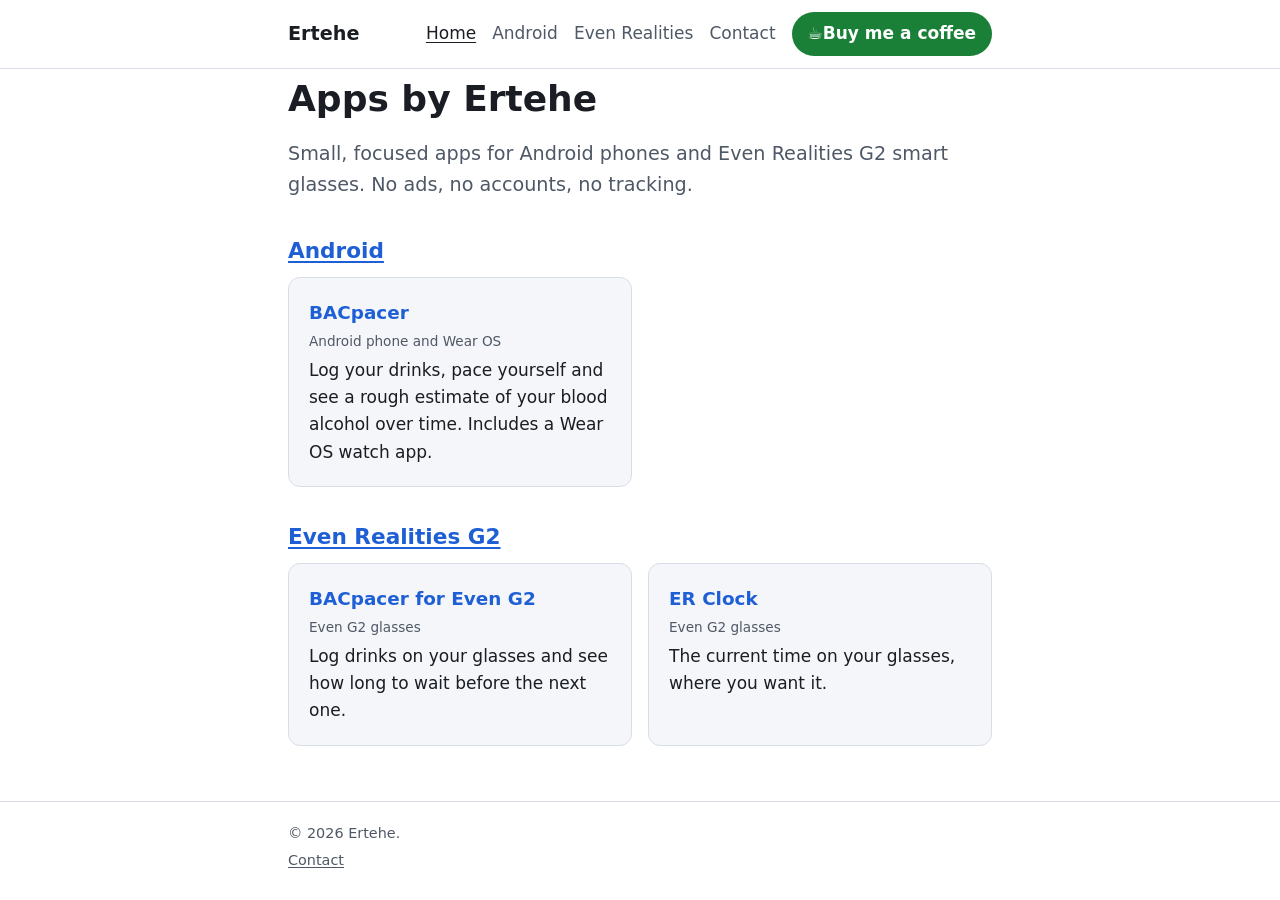
<file: index.html>
<!doctype html>
<html lang="en">
<head>
  <meta charset="utf-8">
  <meta name="viewport" content="width=device-width, initial-scale=1">
  <title>Ertehe | Apps for Android and Even Realities G2</title>
  <meta name="description" content="Small, privacy-friendly apps by Ertehe for Android phones and Even Realities G2 smart glasses, with their privacy policies and support.">
  <link rel="canonical" href="https://ertejeonline.github.io/">
  <meta property="og:type" content="website">
  <meta property="og:site_name" content="Ertehe">
  <meta property="og:title" content="Home">
  <meta property="og:description" content="Small, privacy-friendly apps by Ertehe for Android phones and Even Realities G2 smart glasses, with their privacy policies and support.">
  <meta property="og:url" content="https://ertejeonline.github.io/">
  <meta name="twitter:card" content="summary">
  <meta name="color-scheme" content="light dark">
  <link rel="icon" href="/favicon.svg" type="image/svg+xml">
  <link rel="stylesheet" href="/styles.css?v=4">
  <script type="application/ld+json">{"@context": "https://schema.org", "@type": "WebSite", "name": "Ertehe", "url": "https://ertejeonline.github.io/"}</script>
</head>
<body>
  <a class="skip" href="#main">Skip to content</a>
  <header class="site-header">
    <div class="wrap">
      <a class="brand" href="/">Ertehe</a>
      <nav aria-label="Main">
        <ul>
        <li><a href="/" aria-current="page">Home</a></li>
        <li><a href="/android/">Android</a></li>
        <li><a href="/evenrealities/">Even Realities</a></li>
        <li><a href="/contact/">Contact</a></li>
        </ul>
      </nav>
      <a class="coffee" href="/support/"><span aria-hidden="true">☕ </span>Buy me a coffee</a>
    </div>
  </header>
  <main id="main" class="wrap">
    <h1>Apps by Ertehe</h1>
    <p class="lede">Small, focused apps for Android phones and Even Realities G2 smart glasses. No ads, no accounts, no tracking.</p>

    <section aria-labelledby="android">
      <h2 id="android"><a href="/android/">Android</a></h2>
      <ul class="cards">
      <li class="card">
        <h3><a href="/android/bacpacer/">BACpacer</a></h3>
        <p class="tag">Android phone and Wear OS</p>
        <p>Log your drinks, pace yourself and see a rough estimate of your blood alcohol over time. Includes a Wear OS watch app.</p>
      </li>
      </ul>
    </section>

    <section aria-labelledby="er">
      <h2 id="er"><a href="/evenrealities/">Even Realities G2</a></h2>
      <ul class="cards">
      <li class="card">
        <h3><a href="/evenrealities/bacpacer/">BACpacer for Even G2</a></h3>
        <p class="tag">Even G2 glasses</p>
        <p>Log drinks on your glasses and see how long to wait before the next one.</p>
      </li>
      <li class="card">
        <h3><a href="/evenrealities/er-clock/">ER Clock</a></h3>
        <p class="tag">Even G2 glasses</p>
        <p>The current time on your glasses, where you want it.</p>
      </li>
      </ul>
    </section>
  </main>
  <footer class="site-footer">
    <div class="wrap">
      <p>&copy; 2026 Ertehe.</p>
      <p><a href="/contact/">Contact</a></p>
    </div>
  </footer>
  <script src="/email.js" defer></script>
</body>
</html>
</file>
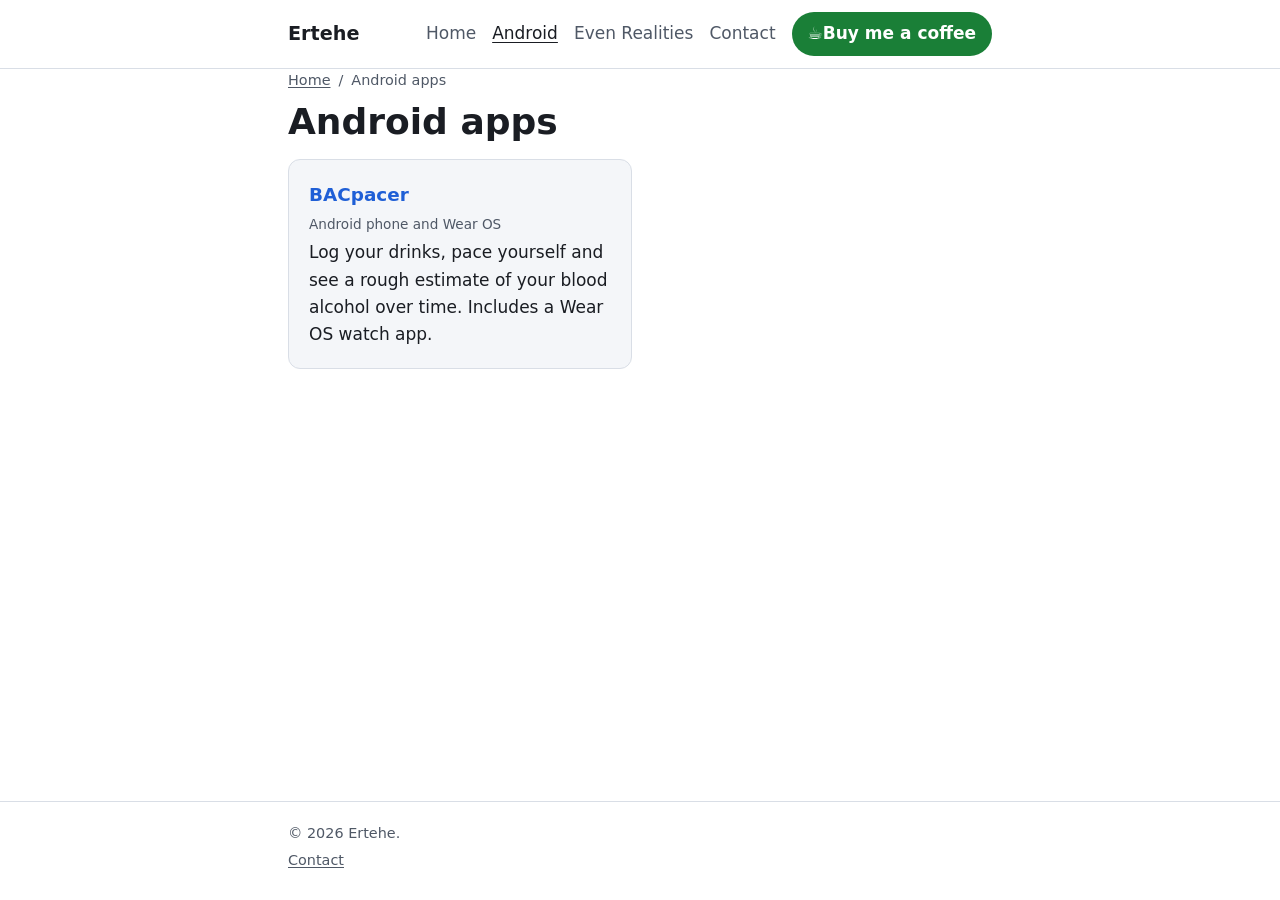
<file: android/index.html>
<!doctype html>
<html lang="en">
<head>
  <meta charset="utf-8">
  <meta name="viewport" content="width=device-width, initial-scale=1">
  <title>Android apps | Ertehe</title>
  <meta name="description" content="Android apps by Ertehe, with privacy policies and support.">
  <link rel="canonical" href="https://ertejeonline.github.io/android/">
  <meta property="og:type" content="website">
  <meta property="og:site_name" content="Ertehe">
  <meta property="og:title" content="Android apps">
  <meta property="og:description" content="Android apps by Ertehe, with privacy policies and support.">
  <meta property="og:url" content="https://ertejeonline.github.io/android/">
  <meta name="twitter:card" content="summary">
  <meta name="color-scheme" content="light dark">
  <link rel="icon" href="/favicon.svg" type="image/svg+xml">
  <link rel="stylesheet" href="/styles.css?v=4">
</head>
<body>
  <a class="skip" href="#main">Skip to content</a>
  <header class="site-header">
    <div class="wrap">
      <a class="brand" href="/">Ertehe</a>
      <nav aria-label="Main">
        <ul>
        <li><a href="/">Home</a></li>
        <li><a href="/android/" aria-current="page">Android</a></li>
        <li><a href="/evenrealities/">Even Realities</a></li>
        <li><a href="/contact/">Contact</a></li>
        </ul>
      </nav>
      <a class="coffee" href="/support/"><span aria-hidden="true">☕ </span>Buy me a coffee</a>
    </div>
  </header>
  <main id="main" class="wrap">
    <nav aria-label="Breadcrumb" class="crumbs"><ol><li><a href="/">Home</a></li><li aria-current="page">Android apps</li></ol></nav>
    <h1>Android apps</h1>
    <ul class="cards">
      <li class="card">
        <h3><a href="/android/bacpacer/">BACpacer</a></h3>
        <p class="tag">Android phone and Wear OS</p>
        <p>Log your drinks, pace yourself and see a rough estimate of your blood alcohol over time. Includes a Wear OS watch app.</p>
      </li>
    </ul>
  </main>
  <footer class="site-footer">
    <div class="wrap">
      <p>&copy; 2026 Ertehe.</p>
      <p><a href="/contact/">Contact</a></p>
    </div>
  </footer>
  <script src="/email.js" defer></script>
</body>
</html>
</file>
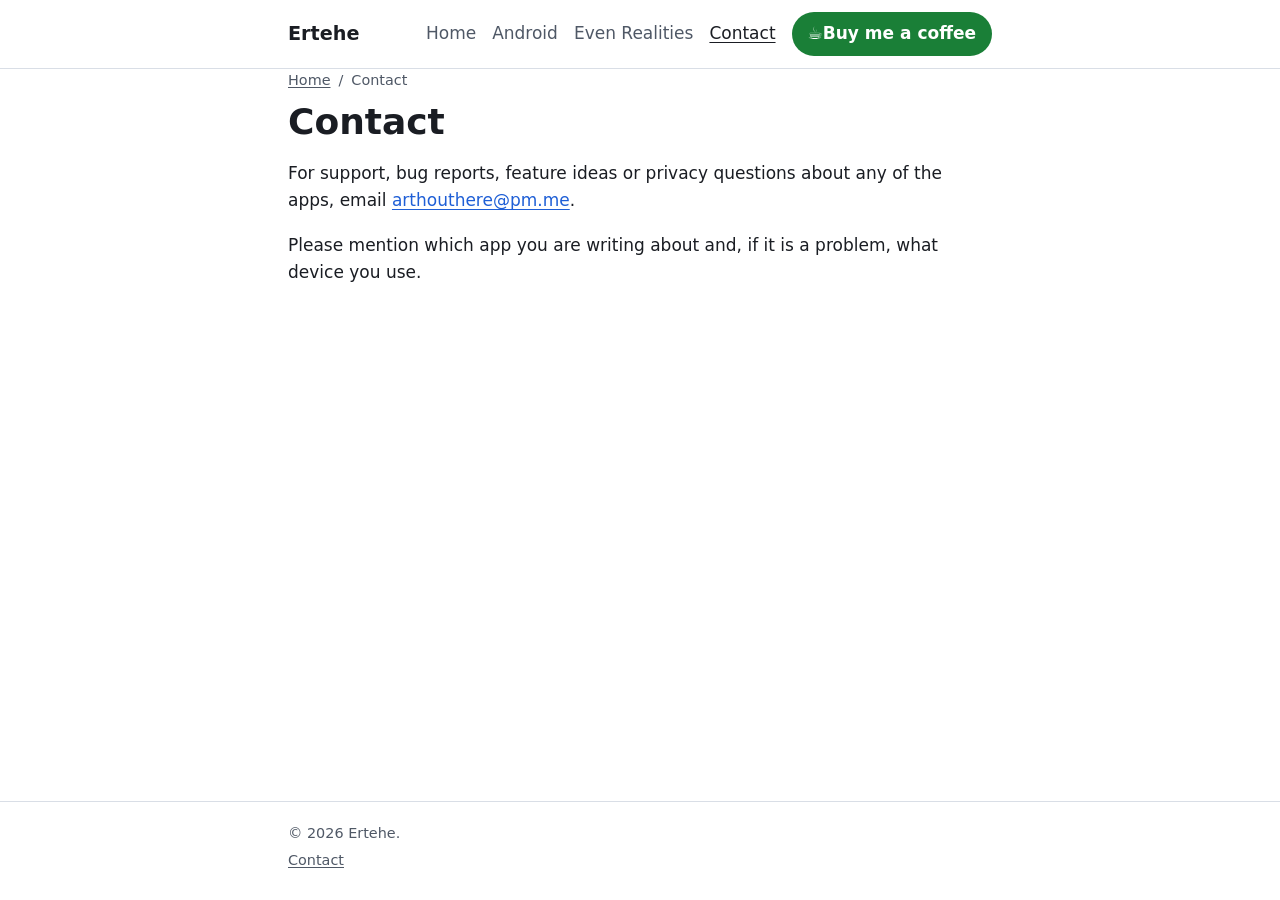
<file: contact/index.html>
<!doctype html>
<html lang="en">
<head>
  <meta charset="utf-8">
  <meta name="viewport" content="width=device-width, initial-scale=1">
  <title>Contact | Ertehe</title>
  <meta name="description" content="Contact Ertehe for support, questions about the apps or their privacy policies.">
  <link rel="canonical" href="https://ertejeonline.github.io/contact/">
  <meta property="og:type" content="website">
  <meta property="og:site_name" content="Ertehe">
  <meta property="og:title" content="Contact">
  <meta property="og:description" content="Contact Ertehe for support, questions about the apps or their privacy policies.">
  <meta property="og:url" content="https://ertejeonline.github.io/contact/">
  <meta name="twitter:card" content="summary">
  <meta name="color-scheme" content="light dark">
  <link rel="icon" href="/favicon.svg" type="image/svg+xml">
  <link rel="stylesheet" href="/styles.css?v=4">
</head>
<body>
  <a class="skip" href="#main">Skip to content</a>
  <header class="site-header">
    <div class="wrap">
      <a class="brand" href="/">Ertehe</a>
      <nav aria-label="Main">
        <ul>
        <li><a href="/">Home</a></li>
        <li><a href="/android/">Android</a></li>
        <li><a href="/evenrealities/">Even Realities</a></li>
        <li><a href="/contact/" aria-current="page">Contact</a></li>
        </ul>
      </nav>
      <a class="coffee" href="/support/"><span aria-hidden="true">☕ </span>Buy me a coffee</a>
    </div>
  </header>
  <main id="main" class="wrap">
    <nav aria-label="Breadcrumb" class="crumbs"><ol><li><a href="/">Home</a></li><li aria-current="page">Contact</li></ol></nav>
    <h1>Contact</h1>
    <p>For support, bug reports, feature ideas or privacy questions about any of the apps, email <span class="email" data-u="arthouthere" data-d="pm.me">arthouthere at pm dot me</span>.</p>
    <p>Please mention which app you are writing about and, if it is a problem, what device you use.</p>
  </main>
  <footer class="site-footer">
    <div class="wrap">
      <p>&copy; 2026 Ertehe.</p>
      <p><a href="/contact/">Contact</a></p>
    </div>
  </footer>
  <script src="/email.js" defer></script>
</body>
</html>
</file>
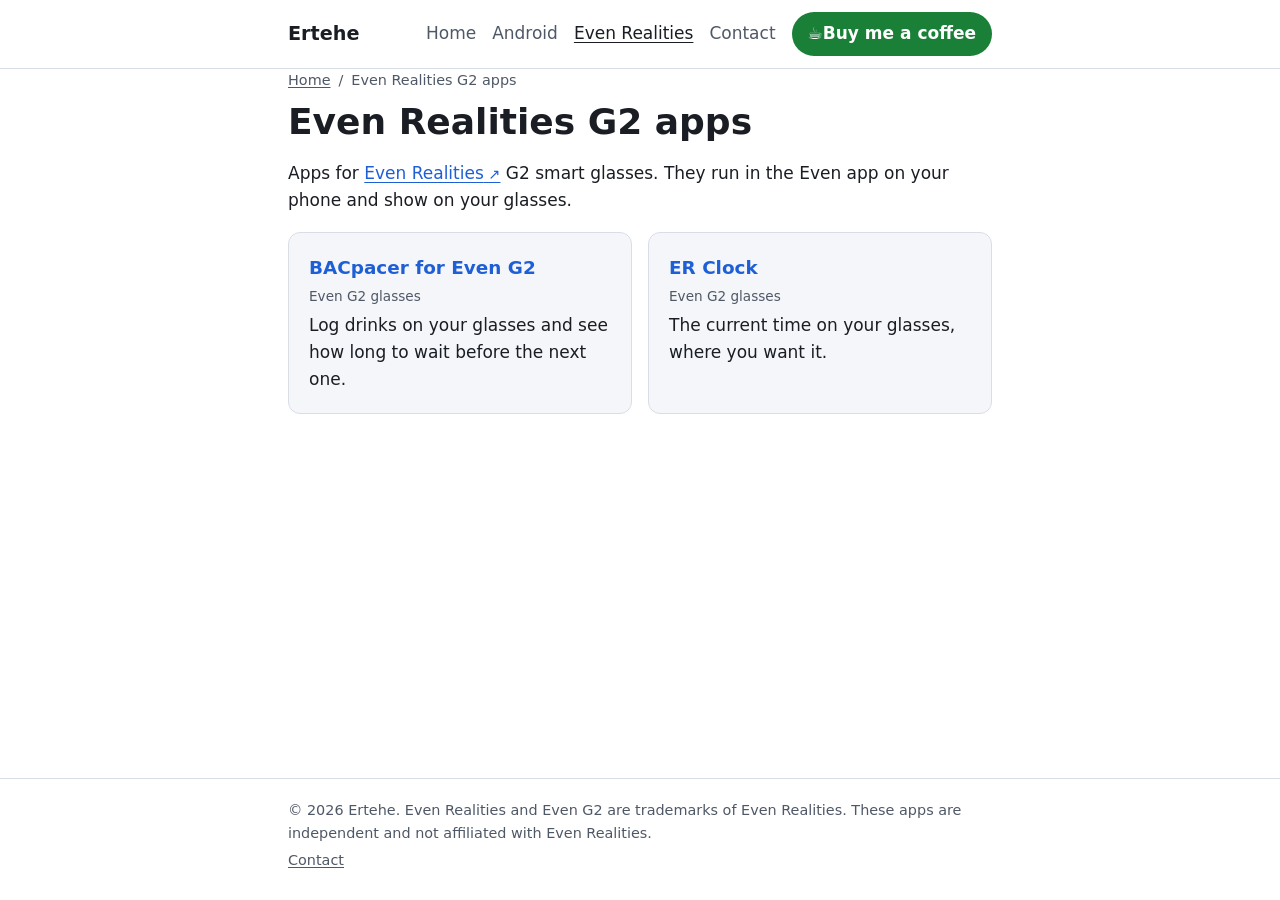
<file: evenrealities/index.html>
<!doctype html>
<html lang="en">
<head>
  <meta charset="utf-8">
  <meta name="viewport" content="width=device-width, initial-scale=1">
  <title>Even Realities G2 apps | Ertehe</title>
  <meta name="description" content="Apps by Ertehe for Even Realities G2 smart glasses, with privacy policies and support.">
  <link rel="canonical" href="https://ertejeonline.github.io/evenrealities/">
  <meta property="og:type" content="website">
  <meta property="og:site_name" content="Ertehe">
  <meta property="og:title" content="Even Realities G2 apps">
  <meta property="og:description" content="Apps by Ertehe for Even Realities G2 smart glasses, with privacy policies and support.">
  <meta property="og:url" content="https://ertejeonline.github.io/evenrealities/">
  <meta name="twitter:card" content="summary">
  <meta name="color-scheme" content="light dark">
  <link rel="icon" href="/favicon.svg" type="image/svg+xml">
  <link rel="stylesheet" href="/styles.css?v=4">
</head>
<body>
  <a class="skip" href="#main">Skip to content</a>
  <header class="site-header">
    <div class="wrap">
      <a class="brand" href="/">Ertehe</a>
      <nav aria-label="Main">
        <ul>
        <li><a href="/">Home</a></li>
        <li><a href="/android/">Android</a></li>
        <li><a href="/evenrealities/" aria-current="page">Even Realities</a></li>
        <li><a href="/contact/">Contact</a></li>
        </ul>
      </nav>
      <a class="coffee" href="/support/"><span aria-hidden="true">☕ </span>Buy me a coffee</a>
    </div>
  </header>
  <main id="main" class="wrap">
    <nav aria-label="Breadcrumb" class="crumbs"><ol><li><a href="/">Home</a></li><li aria-current="page">Even Realities G2 apps</li></ol></nav>
    <h1>Even Realities G2 apps</h1>
    <p>Apps for <a href="https://www.evenrealities.com/" target="_blank" rel="noopener">Even Realities<span class="ext" aria-hidden="true"> ↗</span><span class="visually-hidden"> (opens in a new tab)</span></a> G2 smart glasses. They run in the Even app on your phone and show on your glasses.</p>
    <ul class="cards">
      <li class="card">
        <h3><a href="/evenrealities/bacpacer/">BACpacer for Even G2</a></h3>
        <p class="tag">Even G2 glasses</p>
        <p>Log drinks on your glasses and see how long to wait before the next one.</p>
      </li>
      <li class="card">
        <h3><a href="/evenrealities/er-clock/">ER Clock</a></h3>
        <p class="tag">Even G2 glasses</p>
        <p>The current time on your glasses, where you want it.</p>
      </li>
    </ul>
  </main>
  <footer class="site-footer">
    <div class="wrap">
      <p>&copy; 2026 Ertehe. Even Realities and Even G2 are trademarks of Even Realities. These apps are independent and not affiliated with Even Realities.</p>
      <p><a href="/contact/">Contact</a></p>
    </div>
  </footer>
  <script src="/email.js" defer></script>
</body>
</html>
</file>
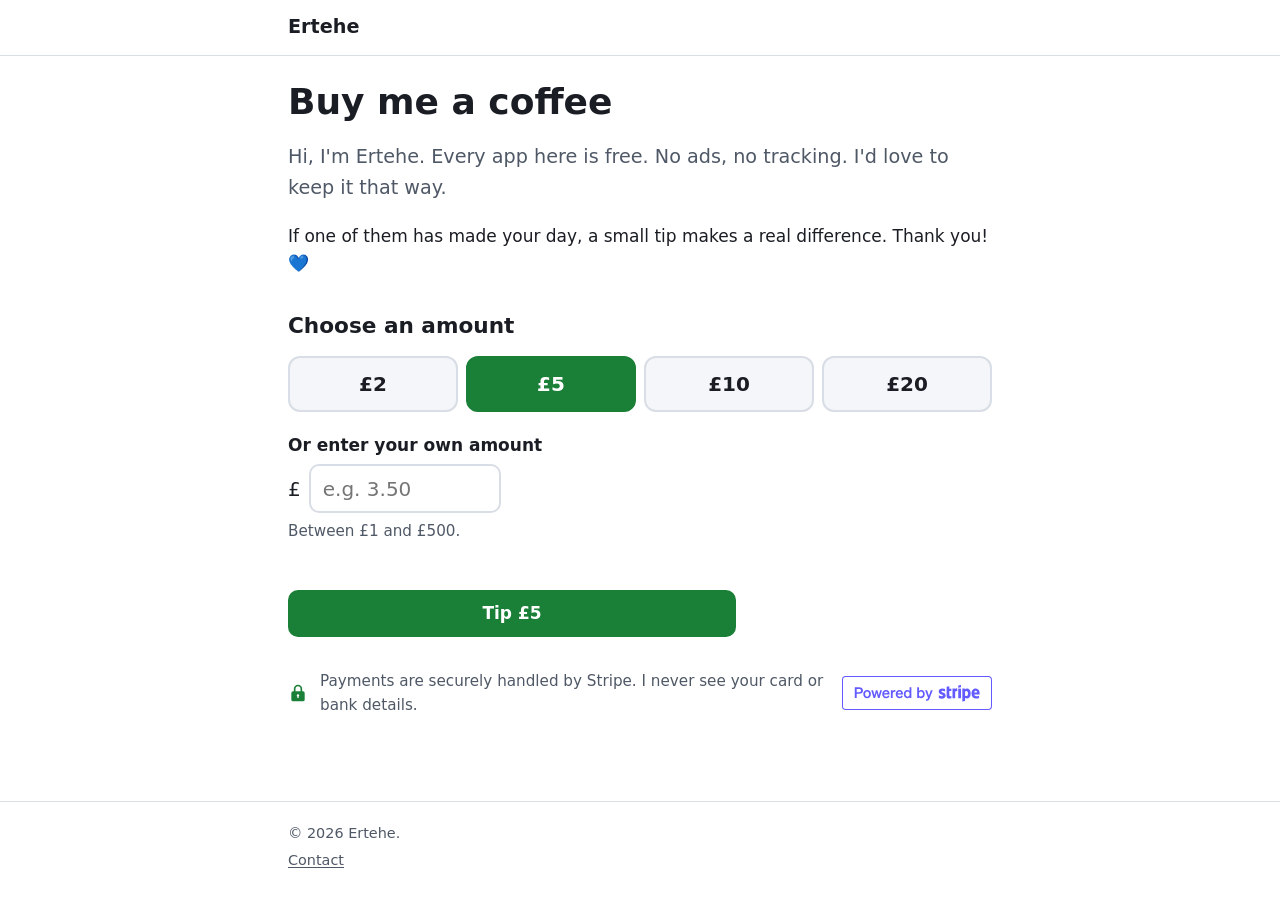
<file: support/index.html>
<!doctype html>
<html lang="en">
<head>
  <meta charset="utf-8">
  <meta name="viewport" content="width=device-width, initial-scale=1">
  <title>Buy me a coffee | Ertehe</title>
  <meta name="description" content="Support the free apps by Ertehe with a small one-off tip. Choose £2, £5, £10, £20 or your own amount.">
  <link rel="canonical" href="https://ertejeonline.github.io/support/">
  <meta property="og:type" content="website">
  <meta property="og:site_name" content="Ertehe">
  <meta property="og:title" content="Buy me a coffee">
  <meta property="og:description" content="Support the free apps by Ertehe with a small one-off tip. Choose £2, £5, £10, £20 or your own amount.">
  <meta property="og:url" content="https://ertejeonline.github.io/support/">
  <meta name="twitter:card" content="summary">
  <meta name="color-scheme" content="light dark">
  <link rel="icon" href="/favicon.svg" type="image/svg+xml">
  <link rel="stylesheet" href="/styles.css?v=6">
</head>
<body>
  <a class="skip" href="#main">Skip to content</a>
  <header class="site-header">
    <div class="wrap">
      <a class="brand" href="/">Ertehe</a>
    </div>
  </header>
  <main id="main" class="wrap">
    <h1 class="page-top">Buy me a coffee</h1>
    <p class="lede">Hi, I'm Ertehe. Every app here is free. No ads, no tracking. I'd love to keep it that way.</p>
    <p>If one of them has made your day, a small tip makes a real difference. Thank you! 💙</p>

    <form id="give" class="give" novalidate>
      <fieldset>
        <legend>Choose an amount</legend>
        <div class="amounts">
          <input type="radio" name="amount" id="amt-2" value="2"><label for="amt-2">£2</label>
          <input type="radio" name="amount" id="amt-5" value="5" checked><label for="amt-5">£5</label>
          <input type="radio" name="amount" id="amt-10" value="10"><label for="amt-10">£10</label>
          <input type="radio" name="amount" id="amt-20" value="20"><label for="amt-20">£20</label>
        </div>
        <label class="other-label" for="amt-other">Or enter your own amount</label>
        <div class="money">
          <span aria-hidden="true">£</span>
          <input type="text" id="amt-other" inputmode="decimal" autocomplete="off" placeholder="e.g. 3.50" aria-describedby="amt-hint amt-error">
        </div>
        <p id="amt-hint" class="hint">Between £1 and £500.</p>
        <p id="amt-error" class="error" role="alert"></p>
      </fieldset>

      <div class="pay" id="pay-methods">
        <button type="submit" class="button coffee-pay">Tip <span class="amt">£5</span><span class="visually-hidden"> (opens in a new tab)</span></button>
      </div>
      <noscript><p>This form needs JavaScript. You can also reach me through the <a href="/contact/">contact page</a>.</p></noscript>
    </form>
    <div class="secure">
      <svg class="lock" viewBox="0 0 24 24" width="20" height="20" aria-hidden="true" focusable="false"><path fill="currentColor" d="M12 2a5 5 0 0 0-5 5v3H6a2 2 0 0 0-2 2v8a2 2 0 0 0 2 2h12a2 2 0 0 0 2-2v-8a2 2 0 0 0-2-2h-1V7a5 5 0 0 0-5-5Zm-3 8V7a3 3 0 1 1 6 0v3H9Zm3 3.5a1.5 1.5 0 0 1 .75 2.8V18h-1.5v-1.7A1.5 1.5 0 0 1 12 13.5Z"/></svg>
      <p>Payments are securely handled by Stripe. I never see your card or bank details.</p>
      <picture>
        <source srcset="/images/powered-by-stripe-white.svg" media="(prefers-color-scheme: dark)">
        <img src="/images/powered-by-stripe.svg" alt="Powered by Stripe" width="150" height="34">
      </picture>
    </div>
  </main>
  <footer class="site-footer">
    <div class="wrap">
      <p>&copy; 2026 Ertehe.</p>
      <p><a href="/contact/">Contact</a></p>
    </div>
  </footer>
  <script src="/email.js" defer></script>
  <script src="/support.js?v=5" defer></script>
</body>
</html>
</file>
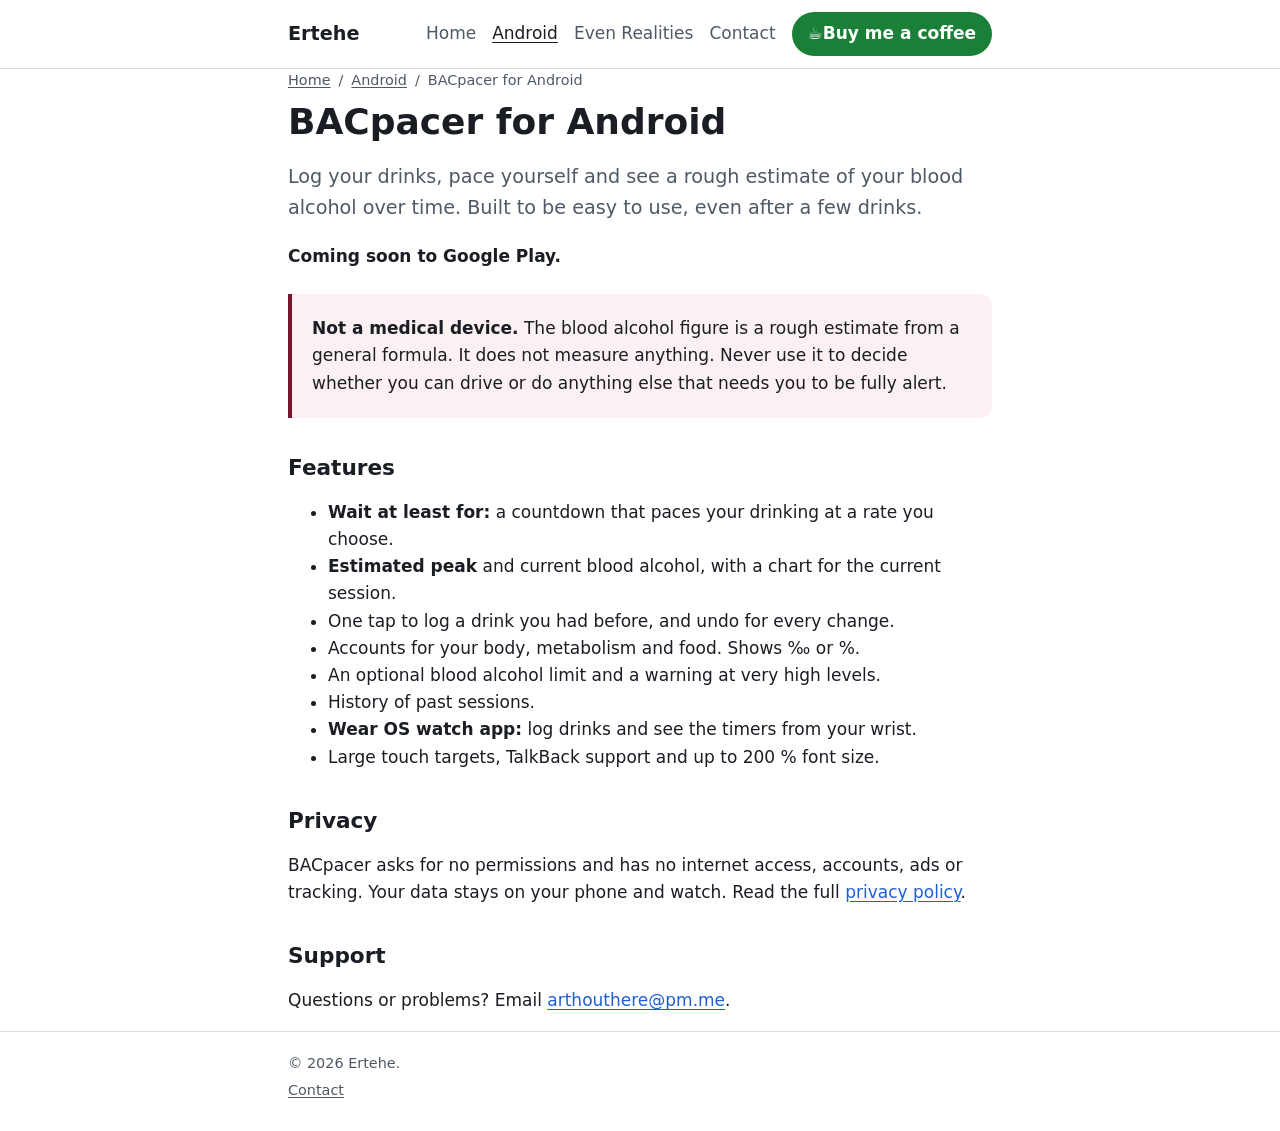
<file: android/bacpacer/index.html>
<!doctype html>
<html lang="en">
<head>
  <meta charset="utf-8">
  <meta name="viewport" content="width=device-width, initial-scale=1">
  <title>BACpacer for Android | Ertehe</title>
  <meta name="description" content="BACpacer is an Android and Wear OS app to log alcoholic drinks, pace yourself and see a rough estimate of your blood alcohol content over time.">
  <link rel="canonical" href="https://ertejeonline.github.io/android/bacpacer/">
  <meta property="og:type" content="website">
  <meta property="og:site_name" content="Ertehe">
  <meta property="og:title" content="BACpacer for Android">
  <meta property="og:description" content="BACpacer is an Android and Wear OS app to log alcoholic drinks, pace yourself and see a rough estimate of your blood alcohol content over time.">
  <meta property="og:url" content="https://ertejeonline.github.io/android/bacpacer/">
  <meta name="twitter:card" content="summary">
  <meta name="color-scheme" content="light dark">
  <link rel="icon" href="/favicon.svg" type="image/svg+xml">
  <link rel="stylesheet" href="/styles.css?v=4">
  <script type="application/ld+json">{"@context": "https://schema.org", "@type": "SoftwareApplication", "name": "BACpacer", "operatingSystem": "Android, Wear OS", "applicationCategory": "LifestyleApplication", "author": {"@type": "Person", "name": "Ertehe"}, "offers": {"@type": "Offer", "price": "0", "priceCurrency": "EUR"}}</script>
</head>
<body>
  <a class="skip" href="#main">Skip to content</a>
  <header class="site-header">
    <div class="wrap">
      <a class="brand" href="/">Ertehe</a>
      <nav aria-label="Main">
        <ul>
        <li><a href="/">Home</a></li>
        <li><a href="/android/" aria-current="page">Android</a></li>
        <li><a href="/evenrealities/">Even Realities</a></li>
        <li><a href="/contact/">Contact</a></li>
        </ul>
      </nav>
      <a class="coffee" href="/support/"><span aria-hidden="true">☕ </span>Buy me a coffee</a>
    </div>
  </header>
  <main id="main" class="wrap">
    <nav aria-label="Breadcrumb" class="crumbs"><ol><li><a href="/">Home</a></li><li><a href="/android/">Android</a></li><li aria-current="page">BACpacer for Android</li></ol></nav>
    <h1>BACpacer for Android</h1>
    <p class="lede">Log your drinks, pace yourself and see a rough estimate of your blood alcohol over time. Built to be easy to use, even after a few drinks.</p>
    <p class="status">Coming soon to Google Play.</p>
    <aside class="note" aria-label="Important">
      <p><strong>Not a medical device.</strong> The blood alcohol figure is a rough estimate from a general formula. It does not measure anything. Never use it to decide whether you can drive or do anything else that needs you to be fully alert.</p>
    </aside>
    <h2>Features</h2>
    <ul>
      <li><strong>Wait at least for:</strong> a countdown that paces your drinking at a rate you choose.</li>
      <li><strong>Estimated peak</strong> and current blood alcohol, with a chart for the current session.</li>
      <li>One tap to log a drink you had before, and undo for every change.</li>
      <li>Accounts for your body, metabolism and food. Shows ‰ or %.</li>
      <li>An optional blood alcohol limit and a warning at very high levels.</li>
      <li>History of past sessions.</li>
      <li><strong>Wear OS watch app:</strong> log drinks and see the timers from your wrist.</li>
      <li>Large touch targets, TalkBack support and up to 200 % font size.</li>
    </ul>
    <h2>Privacy</h2>
    <p>BACpacer asks for no permissions and has no internet access, accounts, ads or tracking. Your data stays on your phone and watch. Read the full <a href="/android/bacpacer/privacy/">privacy policy</a>.</p>
    <h2>Support</h2>
    <p>Questions or problems? Email <span class="email" data-u="arthouthere" data-d="pm.me">arthouthere at pm dot me</span>.</p>
  </main>
  <footer class="site-footer">
    <div class="wrap">
      <p>&copy; 2026 Ertehe.</p>
      <p><a href="/contact/">Contact</a></p>
    </div>
  </footer>
  <script src="/email.js" defer></script>
</body>
</html>
</file>
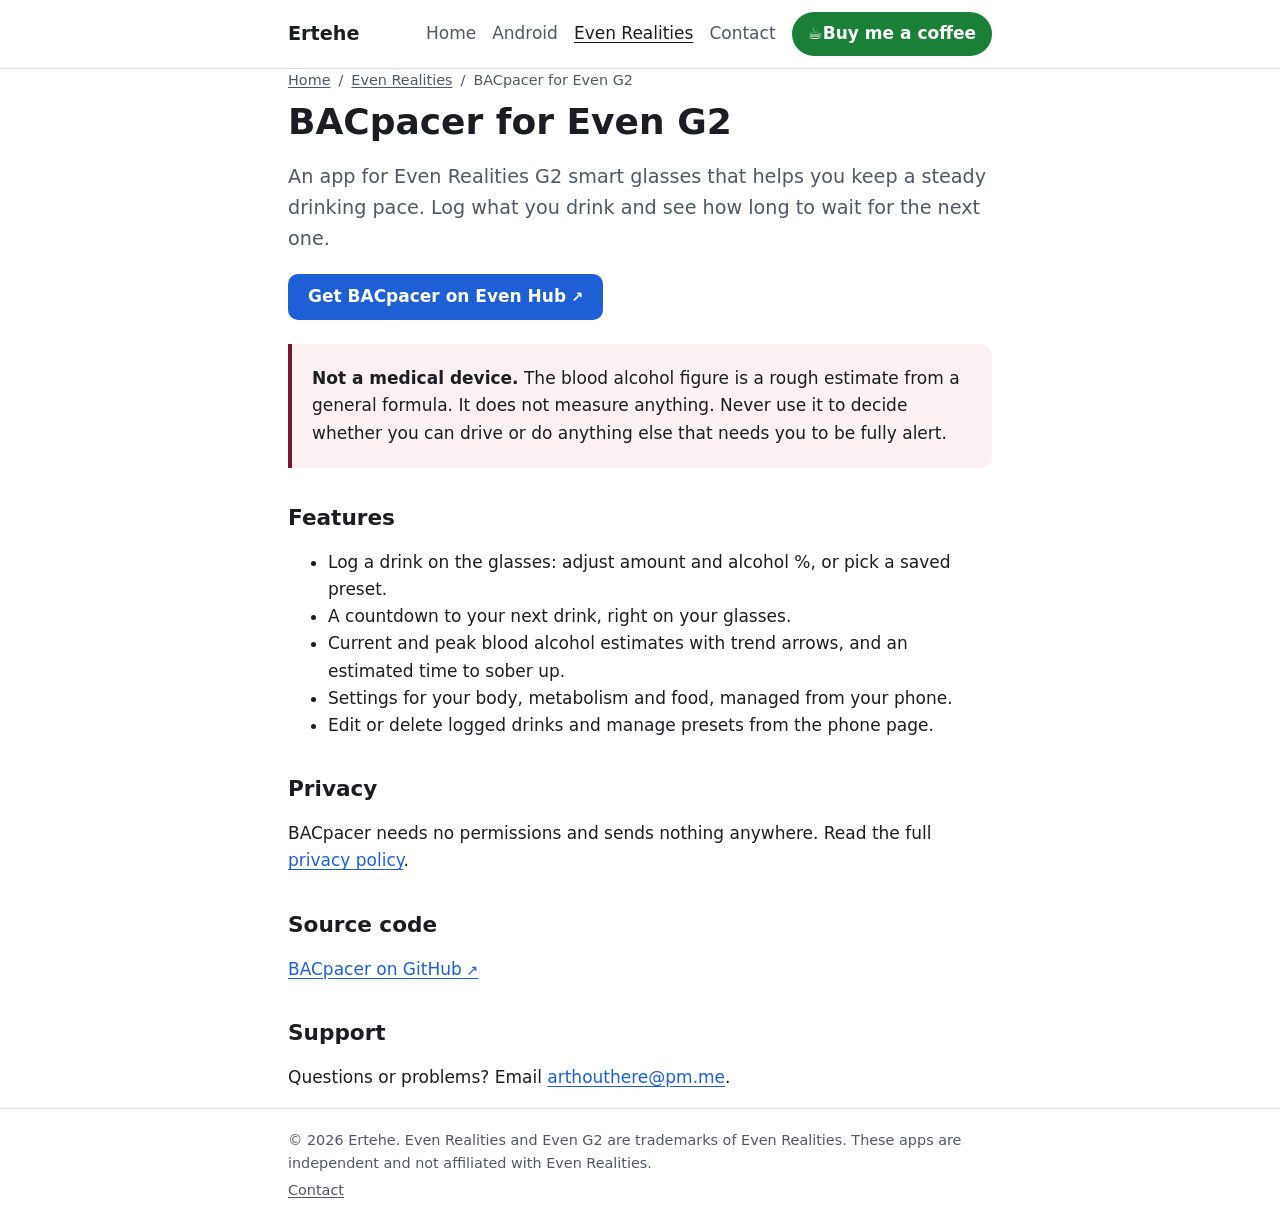
<file: evenrealities/bacpacer/index.html>
<!doctype html>
<html lang="en">
<head>
  <meta charset="utf-8">
  <meta name="viewport" content="width=device-width, initial-scale=1">
  <title>BACpacer for Even G2 | Ertehe</title>
  <meta name="description" content="BACpacer is an Even Realities G2 smart glasses app to log drinks, see a countdown to your next drink and a rough blood alcohol estimate.">
  <link rel="canonical" href="https://ertejeonline.github.io/evenrealities/bacpacer/">
  <meta property="og:type" content="website">
  <meta property="og:site_name" content="Ertehe">
  <meta property="og:title" content="BACpacer for Even G2">
  <meta property="og:description" content="BACpacer is an Even Realities G2 smart glasses app to log drinks, see a countdown to your next drink and a rough blood alcohol estimate.">
  <meta property="og:url" content="https://ertejeonline.github.io/evenrealities/bacpacer/">
  <meta name="twitter:card" content="summary">
  <meta name="color-scheme" content="light dark">
  <link rel="icon" href="/favicon.svg" type="image/svg+xml">
  <link rel="stylesheet" href="/styles.css?v=4">
  <script type="application/ld+json">{"@context": "https://schema.org", "@type": "SoftwareApplication", "name": "BACpacer for Even G2", "operatingSystem": "Even Realities G2", "applicationCategory": "LifestyleApplication", "author": {"@type": "Person", "name": "Ertehe"}, "offers": {"@type": "Offer", "price": "0", "priceCurrency": "EUR"}}</script>
</head>
<body>
  <a class="skip" href="#main">Skip to content</a>
  <header class="site-header">
    <div class="wrap">
      <a class="brand" href="/">Ertehe</a>
      <nav aria-label="Main">
        <ul>
        <li><a href="/">Home</a></li>
        <li><a href="/android/">Android</a></li>
        <li><a href="/evenrealities/" aria-current="page">Even Realities</a></li>
        <li><a href="/contact/">Contact</a></li>
        </ul>
      </nav>
      <a class="coffee" href="/support/"><span aria-hidden="true">☕ </span>Buy me a coffee</a>
    </div>
  </header>
  <main id="main" class="wrap">
    <nav aria-label="Breadcrumb" class="crumbs"><ol><li><a href="/">Home</a></li><li><a href="/evenrealities/">Even Realities</a></li><li aria-current="page">BACpacer for Even G2</li></ol></nav>
    <h1>BACpacer for Even G2</h1>
    <p class="lede">An app for Even Realities G2 smart glasses that helps you keep a steady drinking pace. Log what you drink and see how long to wait for the next one.</p>
    <p><a class="button" href="https://hub.evenrealities.com/catalogue/com.er.bacpacer" target="_blank" rel="noopener">Get BACpacer on Even Hub<span class="ext" aria-hidden="true"> ↗</span><span class="visually-hidden"> (opens in a new tab)</span></a></p>
    <aside class="note" aria-label="Important">
      <p><strong>Not a medical device.</strong> The blood alcohol figure is a rough estimate from a general formula. It does not measure anything. Never use it to decide whether you can drive or do anything else that needs you to be fully alert.</p>
    </aside>
    <h2>Features</h2>
    <ul>
      <li>Log a drink on the glasses: adjust amount and alcohol %, or pick a saved preset.</li>
      <li>A countdown to your next drink, right on your glasses.</li>
      <li>Current and peak blood alcohol estimates with trend arrows, and an estimated time to sober up.</li>
      <li>Settings for your body, metabolism and food, managed from your phone.</li>
      <li>Edit or delete logged drinks and manage presets from the phone page.</li>
    </ul>
    <h2>Privacy</h2>
    <p>BACpacer needs no permissions and sends nothing anywhere. Read the full <a href="/evenrealities/bacpacer/privacy/">privacy policy</a>.</p>
    <h2>Source code</h2>
    <p><a href="https://github.com/Ertejeonline/er-bacpacer" target="_blank" rel="noopener">BACpacer on GitHub<span class="ext" aria-hidden="true"> ↗</span><span class="visually-hidden"> (opens in a new tab)</span></a></p>
    <h2>Support</h2>
    <p>Questions or problems? Email <span class="email" data-u="arthouthere" data-d="pm.me">arthouthere at pm dot me</span>.</p>
  </main>
  <footer class="site-footer">
    <div class="wrap">
      <p>&copy; 2026 Ertehe. Even Realities and Even G2 are trademarks of Even Realities. These apps are independent and not affiliated with Even Realities.</p>
      <p><a href="/contact/">Contact</a></p>
    </div>
  </footer>
  <script src="/email.js" defer></script>
</body>
</html>
</file>
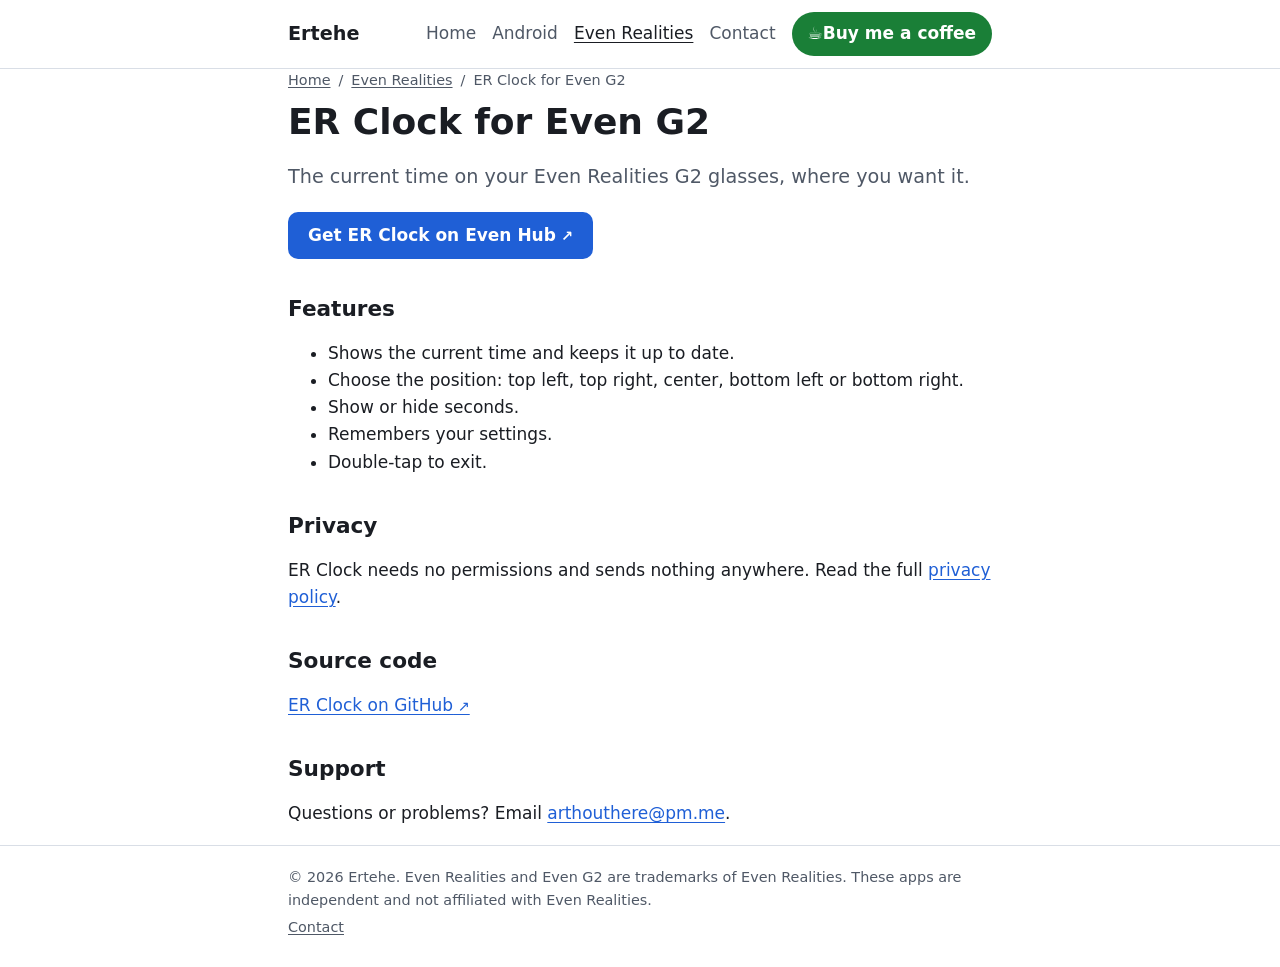
<file: evenrealities/er-clock/index.html>
<!doctype html>
<html lang="en">
<head>
  <meta charset="utf-8">
  <meta name="viewport" content="width=device-width, initial-scale=1">
  <title>ER Clock for Even G2 | Ertehe</title>
  <meta name="description" content="ER Clock shows the current time on Even Realities G2 smart glasses, in the corner you choose, with or without seconds.">
  <link rel="canonical" href="https://ertejeonline.github.io/evenrealities/er-clock/">
  <meta property="og:type" content="website">
  <meta property="og:site_name" content="Ertehe">
  <meta property="og:title" content="ER Clock for Even G2">
  <meta property="og:description" content="ER Clock shows the current time on Even Realities G2 smart glasses, in the corner you choose, with or without seconds.">
  <meta property="og:url" content="https://ertejeonline.github.io/evenrealities/er-clock/">
  <meta name="twitter:card" content="summary">
  <meta name="color-scheme" content="light dark">
  <link rel="icon" href="/favicon.svg" type="image/svg+xml">
  <link rel="stylesheet" href="/styles.css?v=4">
  <script type="application/ld+json">{"@context": "https://schema.org", "@type": "SoftwareApplication", "name": "ER Clock", "operatingSystem": "Even Realities G2", "applicationCategory": "UtilitiesApplication", "author": {"@type": "Person", "name": "Ertehe"}, "offers": {"@type": "Offer", "price": "0", "priceCurrency": "EUR"}}</script>
</head>
<body>
  <a class="skip" href="#main">Skip to content</a>
  <header class="site-header">
    <div class="wrap">
      <a class="brand" href="/">Ertehe</a>
      <nav aria-label="Main">
        <ul>
        <li><a href="/">Home</a></li>
        <li><a href="/android/">Android</a></li>
        <li><a href="/evenrealities/" aria-current="page">Even Realities</a></li>
        <li><a href="/contact/">Contact</a></li>
        </ul>
      </nav>
      <a class="coffee" href="/support/"><span aria-hidden="true">☕ </span>Buy me a coffee</a>
    </div>
  </header>
  <main id="main" class="wrap">
    <nav aria-label="Breadcrumb" class="crumbs"><ol><li><a href="/">Home</a></li><li><a href="/evenrealities/">Even Realities</a></li><li aria-current="page">ER Clock for Even G2</li></ol></nav>
    <h1>ER Clock for Even G2</h1>
    <p class="lede">The current time on your Even Realities G2 glasses, where you want it.</p>
    <p><a class="button" href="https://hub.evenrealities.com/catalogue/com.er.clock" target="_blank" rel="noopener">Get ER Clock on Even Hub<span class="ext" aria-hidden="true"> ↗</span><span class="visually-hidden"> (opens in a new tab)</span></a></p>
    <h2>Features</h2>
    <ul>
      <li>Shows the current time and keeps it up to date.</li>
      <li>Choose the position: top left, top right, center, bottom left or bottom right.</li>
      <li>Show or hide seconds.</li>
      <li>Remembers your settings.</li>
      <li>Double-tap to exit.</li>
    </ul>
    <h2>Privacy</h2>
    <p>ER Clock needs no permissions and sends nothing anywhere. Read the full <a href="/evenrealities/er-clock/privacy/">privacy policy</a>.</p>
    <h2>Source code</h2>
    <p><a href="https://github.com/Ertejeonline/er-clock" target="_blank" rel="noopener">ER Clock on GitHub<span class="ext" aria-hidden="true"> ↗</span><span class="visually-hidden"> (opens in a new tab)</span></a></p>
    <h2>Support</h2>
    <p>Questions or problems? Email <span class="email" data-u="arthouthere" data-d="pm.me">arthouthere at pm dot me</span>.</p>
  </main>
  <footer class="site-footer">
    <div class="wrap">
      <p>&copy; 2026 Ertehe. Even Realities and Even G2 are trademarks of Even Realities. These apps are independent and not affiliated with Even Realities.</p>
      <p><a href="/contact/">Contact</a></p>
    </div>
  </footer>
  <script src="/email.js" defer></script>
</body>
</html>
</file>
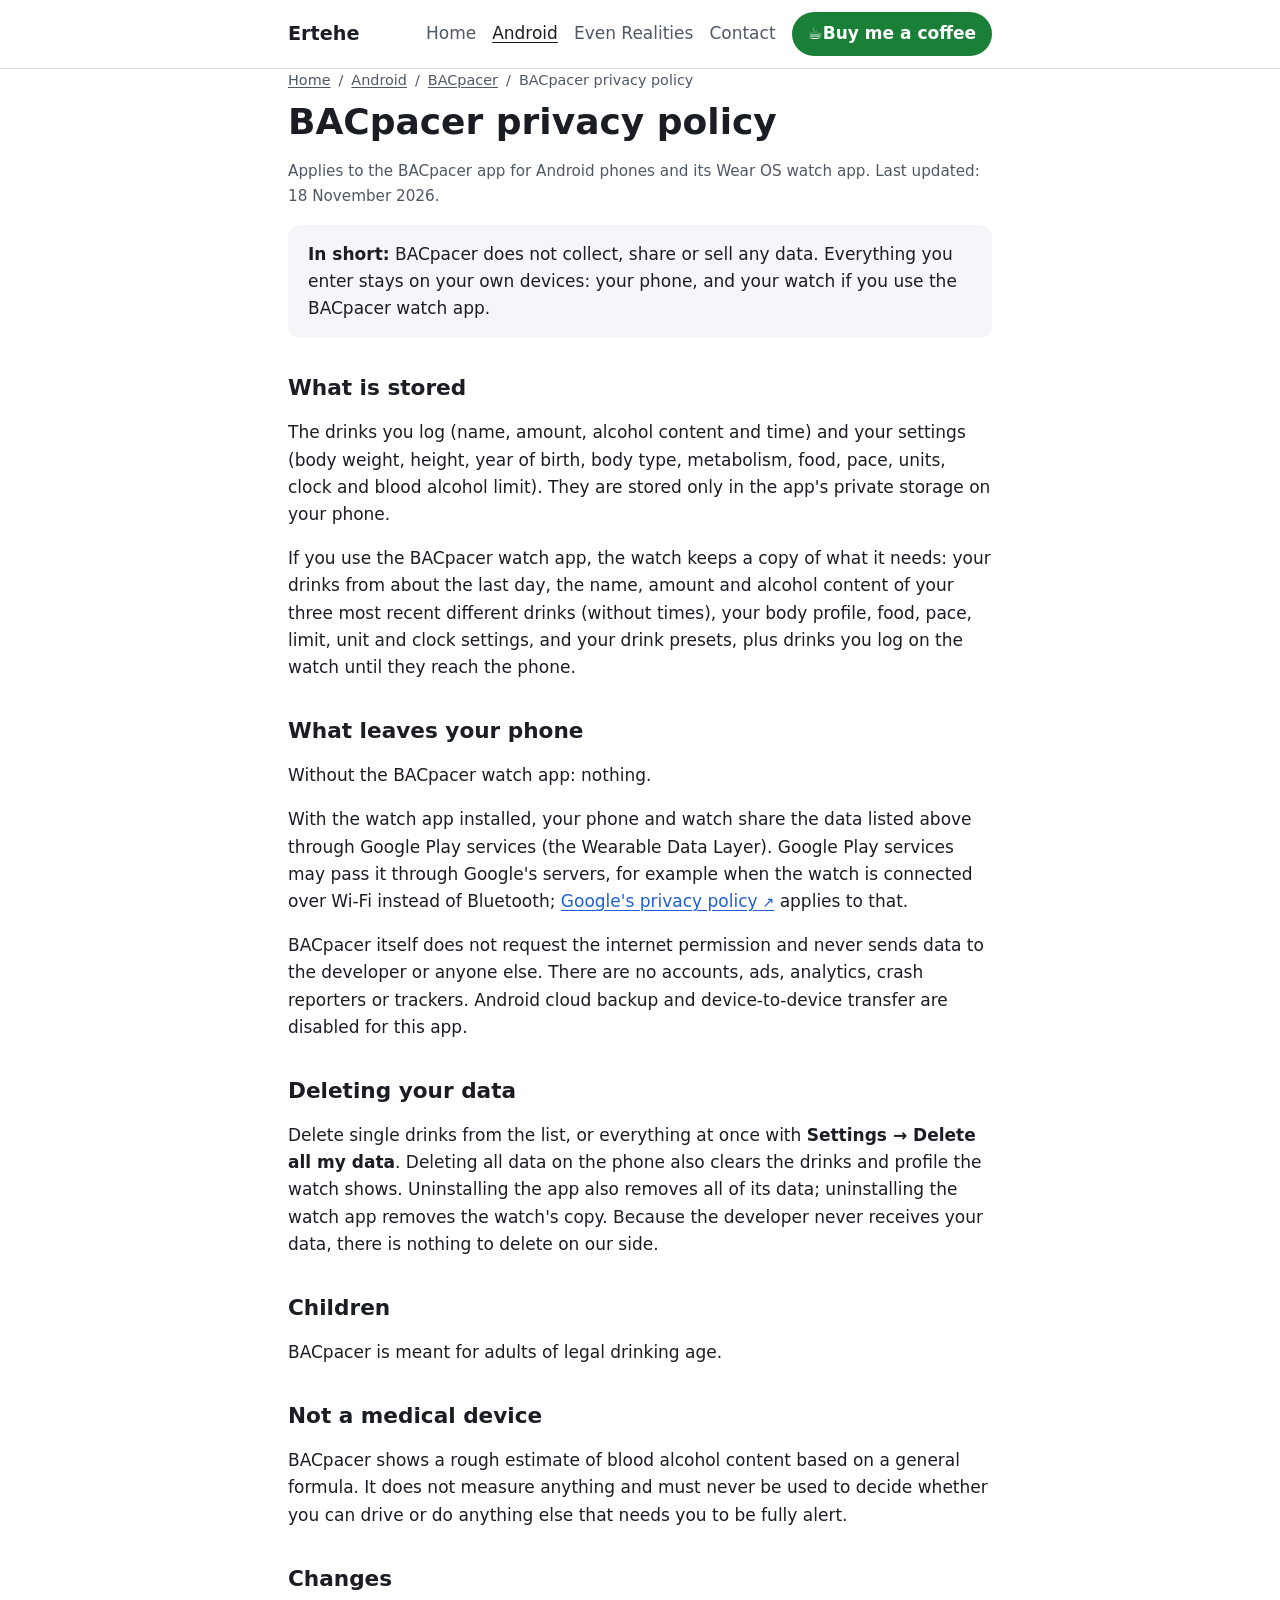
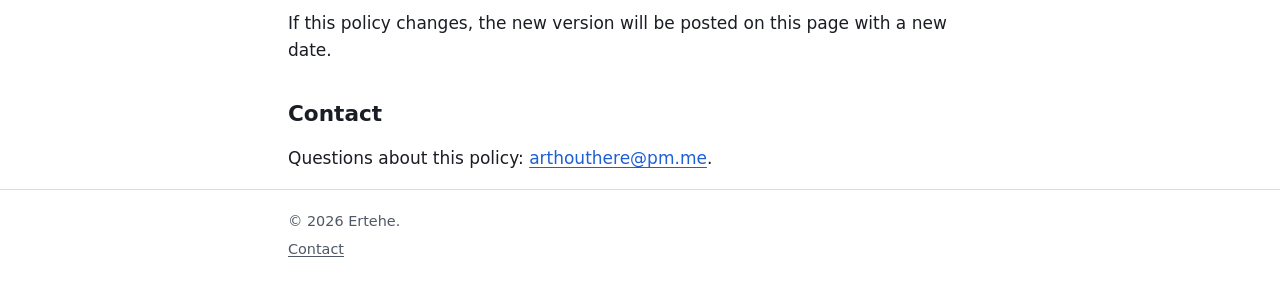
<file: android/bacpacer/privacy/index.html>
<!doctype html>
<html lang="en">
<head>
  <meta charset="utf-8">
  <meta name="viewport" content="width=device-width, initial-scale=1">
  <title>BACpacer privacy policy | Ertehe</title>
  <meta name="description" content="Privacy policy for the BACpacer Android and Wear OS app. BACpacer does not collect, share or sell any data.">
  <link rel="canonical" href="https://ertejeonline.github.io/android/bacpacer/privacy/">
  <meta property="og:type" content="website">
  <meta property="og:site_name" content="Ertehe">
  <meta property="og:title" content="BACpacer privacy policy">
  <meta property="og:description" content="Privacy policy for the BACpacer Android and Wear OS app. BACpacer does not collect, share or sell any data.">
  <meta property="og:url" content="https://ertejeonline.github.io/android/bacpacer/privacy/">
  <meta name="twitter:card" content="summary">
  <meta name="color-scheme" content="light dark">
  <link rel="icon" href="/favicon.svg" type="image/svg+xml">
  <link rel="stylesheet" href="/styles.css?v=4">
</head>
<body>
  <a class="skip" href="#main">Skip to content</a>
  <header class="site-header">
    <div class="wrap">
      <a class="brand" href="/">Ertehe</a>
      <nav aria-label="Main">
        <ul>
        <li><a href="/">Home</a></li>
        <li><a href="/android/" aria-current="page">Android</a></li>
        <li><a href="/evenrealities/">Even Realities</a></li>
        <li><a href="/contact/">Contact</a></li>
        </ul>
      </nav>
      <a class="coffee" href="/support/"><span aria-hidden="true">☕ </span>Buy me a coffee</a>
    </div>
  </header>
  <main id="main" class="wrap">
    <nav aria-label="Breadcrumb" class="crumbs"><ol><li><a href="/">Home</a></li><li><a href="/android/">Android</a></li><li><a href="/android/bacpacer/">BACpacer</a></li><li aria-current="page">BACpacer privacy policy</li></ol></nav>
    <article>
    <h1>BACpacer privacy policy</h1>
    <p class="meta">Applies to the BACpacer app for Android phones and its Wear OS watch app. Last updated: 18 November 2026.</p>
    <p class="summary"><strong>In short:</strong> BACpacer does not collect, share or sell any data. Everything you enter stays on your own devices: your phone, and your watch if you use the BACpacer watch app.</p>

    <h2>What is stored</h2>
    <p>The drinks you log (name, amount, alcohol content and time) and your settings (body weight, height, year of birth, body type, metabolism, food, pace, units, clock and blood alcohol limit). They are stored only in the app's private storage on your phone.</p>
    <p>If you use the BACpacer watch app, the watch keeps a copy of what it needs: your drinks from about the last day, the name, amount and alcohol content of your three most recent different drinks (without times), your body profile, food, pace, limit, unit and clock settings, and your drink presets, plus drinks you log on the watch until they reach the phone.</p>

    <h2>What leaves your phone</h2>
    <p>Without the BACpacer watch app: nothing.</p>
    <p>With the watch app installed, your phone and watch share the data listed above through Google Play services (the Wearable Data Layer). Google Play services may pass it through Google's servers, for example when the watch is connected over Wi-Fi instead of Bluetooth; <a href="https://policies.google.com/privacy" target="_blank" rel="noopener">Google's privacy policy<span class="ext" aria-hidden="true"> ↗</span><span class="visually-hidden"> (opens in a new tab)</span></a> applies to that.</p>
    <p>BACpacer itself does not request the internet permission and never sends data to the developer or anyone else. There are no accounts, ads, analytics, crash reporters or trackers. Android cloud backup and device-to-device transfer are disabled for this app.</p>

    <h2>Deleting your data</h2>
    <p>Delete single drinks from the list, or everything at once with <strong>Settings → Delete all my data</strong>. Deleting all data on the phone also clears the drinks and profile the watch shows. Uninstalling the app also removes all of its data; uninstalling the watch app removes the watch's copy. Because the developer never receives your data, there is nothing to delete on our side.</p>

    <h2>Children</h2>
    <p>BACpacer is meant for adults of legal drinking age.</p>

    <h2>Not a medical device</h2>
    <p>BACpacer shows a rough estimate of blood alcohol content based on a general formula. It does not measure anything and must never be used to decide whether you can drive or do anything else that needs you to be fully alert.</p>

    <h2>Changes</h2>
    <p>If this policy changes, the new version will be posted on this page with a new date.</p>

    <h2>Contact</h2>
    <p>Questions about this policy: <span class="email" data-u="arthouthere" data-d="pm.me">arthouthere at pm dot me</span>.</p>
    </article>
  </main>
  <footer class="site-footer">
    <div class="wrap">
      <p>&copy; 2026 Ertehe.</p>
      <p><a href="/contact/">Contact</a></p>
    </div>
  </footer>
  <script src="/email.js" defer></script>
</body>
</html>
</file>
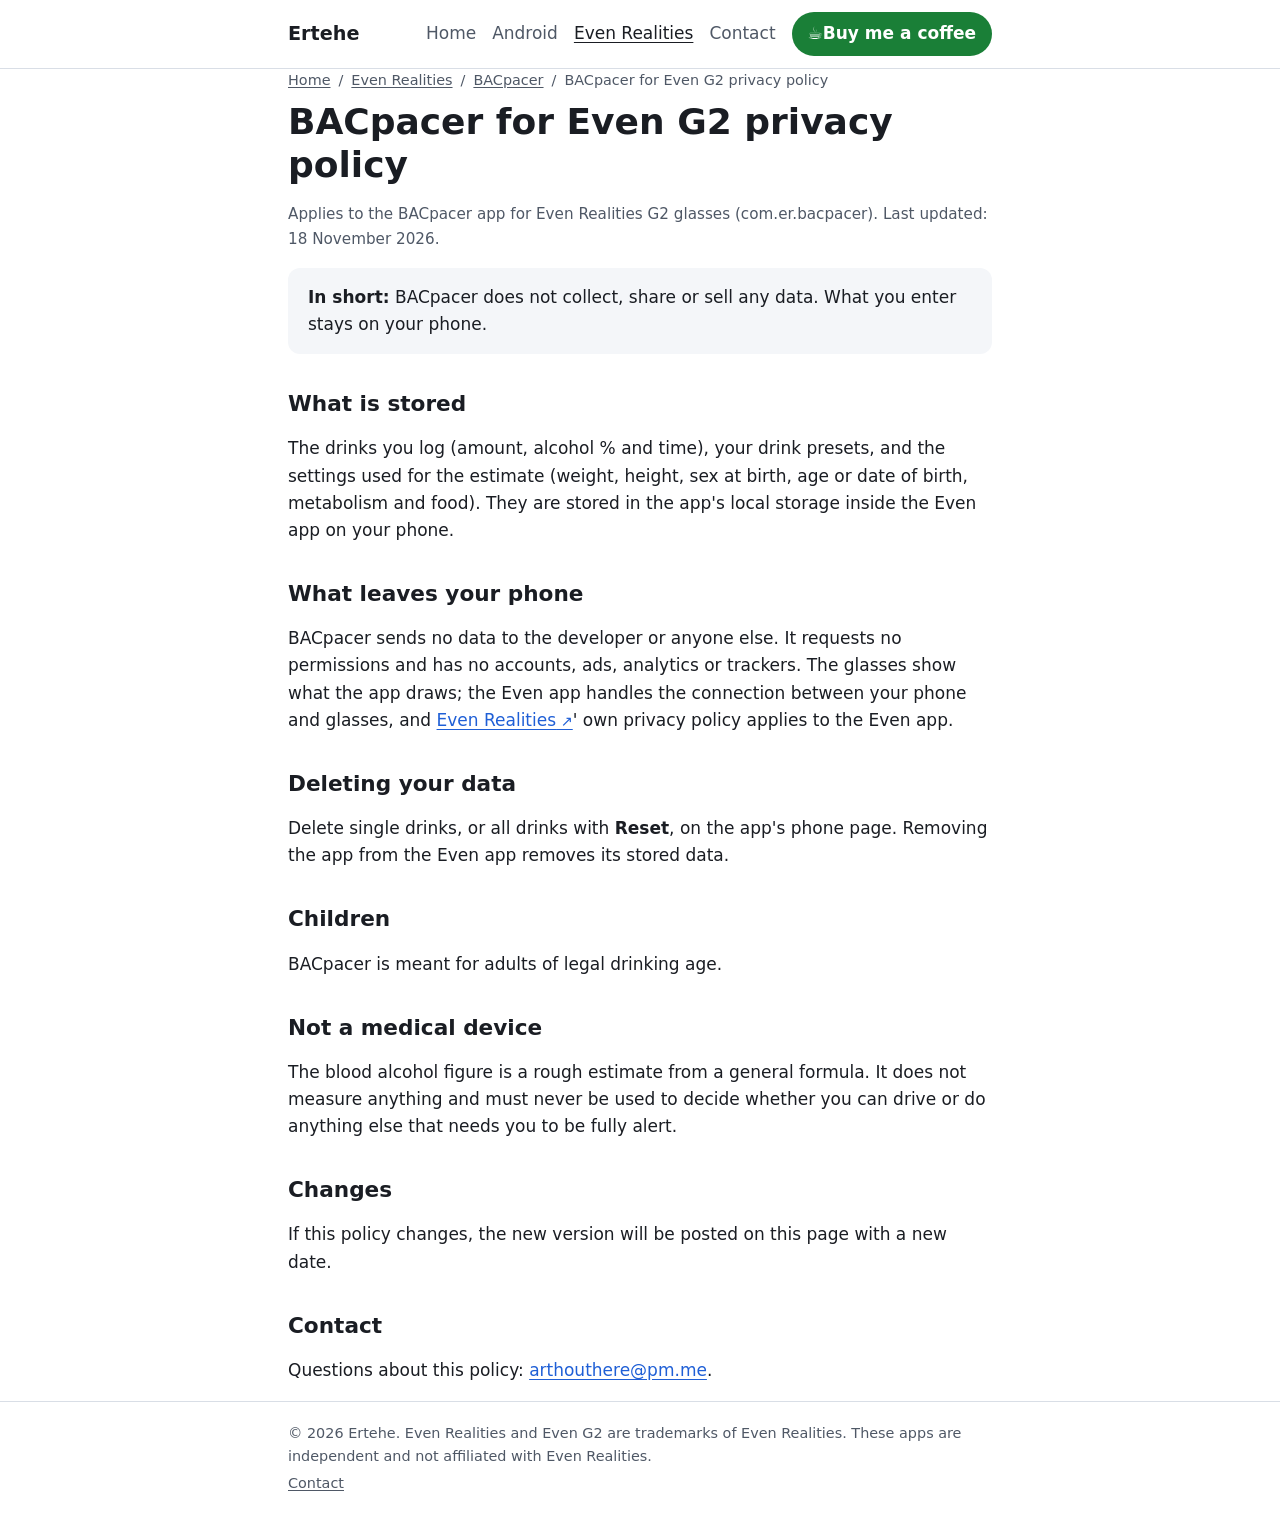
<file: evenrealities/bacpacer/privacy/index.html>
<!doctype html>
<html lang="en">
<head>
  <meta charset="utf-8">
  <meta name="viewport" content="width=device-width, initial-scale=1">
  <title>BACpacer for Even G2 privacy policy | Ertehe</title>
  <meta name="description" content="Privacy policy for the BACpacer app for Even Realities G2 glasses. It does not collect, share or sell any data.">
  <link rel="canonical" href="https://ertejeonline.github.io/evenrealities/bacpacer/privacy/">
  <meta property="og:type" content="website">
  <meta property="og:site_name" content="Ertehe">
  <meta property="og:title" content="BACpacer for Even G2 privacy policy">
  <meta property="og:description" content="Privacy policy for the BACpacer app for Even Realities G2 glasses. It does not collect, share or sell any data.">
  <meta property="og:url" content="https://ertejeonline.github.io/evenrealities/bacpacer/privacy/">
  <meta name="twitter:card" content="summary">
  <meta name="color-scheme" content="light dark">
  <link rel="icon" href="/favicon.svg" type="image/svg+xml">
  <link rel="stylesheet" href="/styles.css?v=4">
</head>
<body>
  <a class="skip" href="#main">Skip to content</a>
  <header class="site-header">
    <div class="wrap">
      <a class="brand" href="/">Ertehe</a>
      <nav aria-label="Main">
        <ul>
        <li><a href="/">Home</a></li>
        <li><a href="/android/">Android</a></li>
        <li><a href="/evenrealities/" aria-current="page">Even Realities</a></li>
        <li><a href="/contact/">Contact</a></li>
        </ul>
      </nav>
      <a class="coffee" href="/support/"><span aria-hidden="true">☕ </span>Buy me a coffee</a>
    </div>
  </header>
  <main id="main" class="wrap">
    <nav aria-label="Breadcrumb" class="crumbs"><ol><li><a href="/">Home</a></li><li><a href="/evenrealities/">Even Realities</a></li><li><a href="/evenrealities/bacpacer/">BACpacer</a></li><li aria-current="page">BACpacer for Even G2 privacy policy</li></ol></nav>
    <article>
    <h1>BACpacer for Even G2 privacy policy</h1>
    <p class="meta">Applies to the BACpacer app for Even Realities G2 glasses (com.er.bacpacer). Last updated: 18 November 2026.</p>
    <p class="summary"><strong>In short:</strong> BACpacer does not collect, share or sell any data. What you enter stays on your phone.</p>

    <h2>What is stored</h2>
    <p>The drinks you log (amount, alcohol % and time), your drink presets, and the settings used for the estimate (weight, height, sex at birth, age or date of birth, metabolism and food). They are stored in the app's local storage inside the Even app on your phone.</p>

    <h2>What leaves your phone</h2>
    <p>BACpacer sends no data to the developer or anyone else. It requests no permissions and has no accounts, ads, analytics or trackers. The glasses show what the app draws; the Even app handles the connection between your phone and glasses, and <a href="https://www.evenrealities.com/" target="_blank" rel="noopener">Even Realities<span class="ext" aria-hidden="true"> ↗</span><span class="visually-hidden"> (opens in a new tab)</span></a>' own privacy policy applies to the Even app.</p>

    <h2>Deleting your data</h2>
    <p>Delete single drinks, or all drinks with <strong>Reset</strong>, on the app's phone page. Removing the app from the Even app removes its stored data.</p>

    <h2>Children</h2>
    <p>BACpacer is meant for adults of legal drinking age.</p>

    <h2>Not a medical device</h2>
    <p>The blood alcohol figure is a rough estimate from a general formula. It does not measure anything and must never be used to decide whether you can drive or do anything else that needs you to be fully alert.</p>

    <h2>Changes</h2>
    <p>If this policy changes, the new version will be posted on this page with a new date.</p>

    <h2>Contact</h2>
    <p>Questions about this policy: <span class="email" data-u="arthouthere" data-d="pm.me">arthouthere at pm dot me</span>.</p>
    </article>
  </main>
  <footer class="site-footer">
    <div class="wrap">
      <p>&copy; 2026 Ertehe. Even Realities and Even G2 are trademarks of Even Realities. These apps are independent and not affiliated with Even Realities.</p>
      <p><a href="/contact/">Contact</a></p>
    </div>
  </footer>
  <script src="/email.js" defer></script>
</body>
</html>
</file>
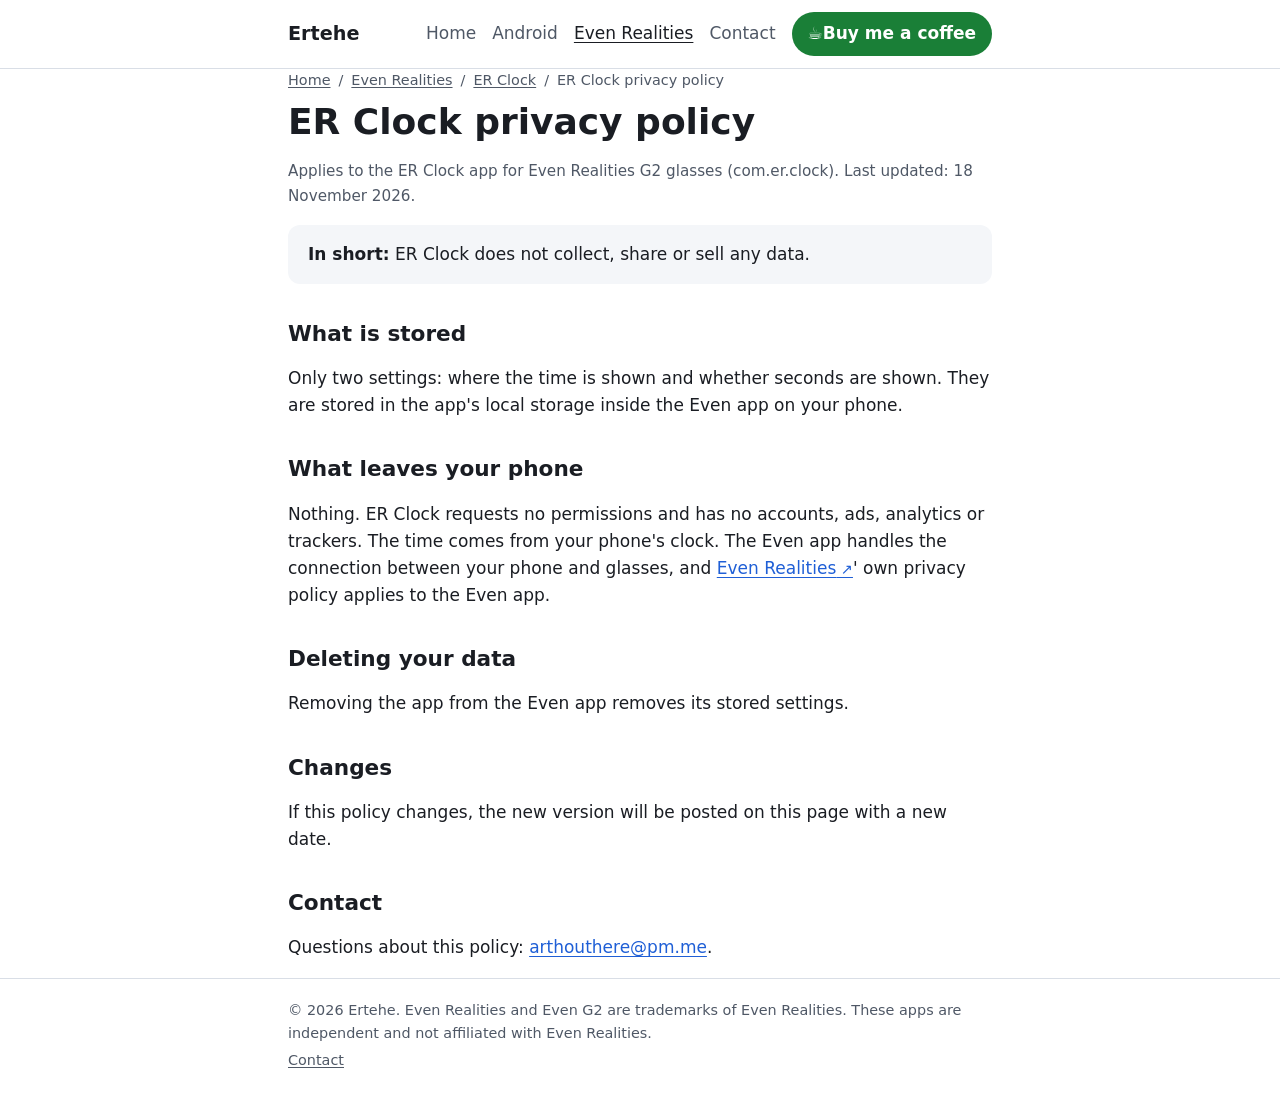
<file: evenrealities/er-clock/privacy/index.html>
<!doctype html>
<html lang="en">
<head>
  <meta charset="utf-8">
  <meta name="viewport" content="width=device-width, initial-scale=1">
  <title>ER Clock privacy policy | Ertehe</title>
  <meta name="description" content="Privacy policy for the ER Clock app for Even Realities G2 glasses. It does not collect, share or sell any data.">
  <link rel="canonical" href="https://ertejeonline.github.io/evenrealities/er-clock/privacy/">
  <meta property="og:type" content="website">
  <meta property="og:site_name" content="Ertehe">
  <meta property="og:title" content="ER Clock privacy policy">
  <meta property="og:description" content="Privacy policy for the ER Clock app for Even Realities G2 glasses. It does not collect, share or sell any data.">
  <meta property="og:url" content="https://ertejeonline.github.io/evenrealities/er-clock/privacy/">
  <meta name="twitter:card" content="summary">
  <meta name="color-scheme" content="light dark">
  <link rel="icon" href="/favicon.svg" type="image/svg+xml">
  <link rel="stylesheet" href="/styles.css?v=4">
</head>
<body>
  <a class="skip" href="#main">Skip to content</a>
  <header class="site-header">
    <div class="wrap">
      <a class="brand" href="/">Ertehe</a>
      <nav aria-label="Main">
        <ul>
        <li><a href="/">Home</a></li>
        <li><a href="/android/">Android</a></li>
        <li><a href="/evenrealities/" aria-current="page">Even Realities</a></li>
        <li><a href="/contact/">Contact</a></li>
        </ul>
      </nav>
      <a class="coffee" href="/support/"><span aria-hidden="true">☕ </span>Buy me a coffee</a>
    </div>
  </header>
  <main id="main" class="wrap">
    <nav aria-label="Breadcrumb" class="crumbs"><ol><li><a href="/">Home</a></li><li><a href="/evenrealities/">Even Realities</a></li><li><a href="/evenrealities/er-clock/">ER Clock</a></li><li aria-current="page">ER Clock privacy policy</li></ol></nav>
    <article>
    <h1>ER Clock privacy policy</h1>
    <p class="meta">Applies to the ER Clock app for Even Realities G2 glasses (com.er.clock). Last updated: 18 November 2026.</p>
    <p class="summary"><strong>In short:</strong> ER Clock does not collect, share or sell any data.</p>

    <h2>What is stored</h2>
    <p>Only two settings: where the time is shown and whether seconds are shown. They are stored in the app's local storage inside the Even app on your phone.</p>

    <h2>What leaves your phone</h2>
    <p>Nothing. ER Clock requests no permissions and has no accounts, ads, analytics or trackers. The time comes from your phone's clock. The Even app handles the connection between your phone and glasses, and <a href="https://www.evenrealities.com/" target="_blank" rel="noopener">Even Realities<span class="ext" aria-hidden="true"> ↗</span><span class="visually-hidden"> (opens in a new tab)</span></a>' own privacy policy applies to the Even app.</p>

    <h2>Deleting your data</h2>
    <p>Removing the app from the Even app removes its stored settings.</p>

    <h2>Changes</h2>
    <p>If this policy changes, the new version will be posted on this page with a new date.</p>

    <h2>Contact</h2>
    <p>Questions about this policy: <span class="email" data-u="arthouthere" data-d="pm.me">arthouthere at pm dot me</span>.</p>
    </article>
  </main>
  <footer class="site-footer">
    <div class="wrap">
      <p>&copy; 2026 Ertehe. Even Realities and Even G2 are trademarks of Even Realities. These apps are independent and not affiliated with Even Realities.</p>
      <p><a href="/contact/">Contact</a></p>
    </div>
  </footer>
  <script src="/email.js" defer></script>
</body>
</html>
</file>
<file: styles.css>
:root {
  --bg: #ffffff;
  --surface: #f4f6f9;
  --text: #1a1d23;
  --muted: #4f5866;
  --border: #d9dee6;
  --accent: #1f5fd6;
  --accent-hover: #164aab;
  --note-bg: #fbf0f2;
  --note-border: #7a1530;
  --focus: #1f5fd6;
  --green: #1a7f37;
  --green-hover: #116329;
  --on-green: #ffffff;
  --error: #b42318;
}
@media (prefers-color-scheme: dark) {
  :root:not([data-theme="light"]) {
    --bg: #111317;
    --surface: #1b1f26;
    --text: #e8eaee;
    --muted: #a9b1bd;
    --border: #2e343e;
    --accent: #7eaaff;
    --accent-hover: #a8c5ff;
    --note-bg: #2a1a1f;
    --note-border: #e07a93;
    --focus: #7eaaff;
    --green: #3fb950;
    --green-hover: #56d364;
    --on-green: #0d1117;
    --error: #ff8a80;
  }
}
:root[data-theme="dark"] {
  --bg: #111317; --surface: #1b1f26; --text: #e8eaee; --muted: #a9b1bd; --border: #2e343e;
  --accent: #7eaaff; --accent-hover: #a8c5ff; --note-bg: #2a1a1f; --note-border: #e07a93; --focus: #7eaaff;
  --green: #3fb950; --green-hover: #56d364; --on-green: #0d1117; --error: #ff8a80;
}

*, *::before, *::after { box-sizing: border-box; }
html { -webkit-text-size-adjust: 100%; }
body {
  margin: 0;
  background: var(--bg);
  color: var(--text);
  font: 1.0625rem/1.6 system-ui, -apple-system, "Segoe UI", Roboto, "Helvetica Neue", Arial, sans-serif;
  display: flex;
  flex-direction: column;
  min-height: 100vh;
}
.wrap { width: 100%; max-width: 46rem; margin: 0 auto; padding: 0 1rem; }
main { flex: 1; padding-top: 1.5rem; padding-bottom: 3rem; }

a { color: var(--accent); text-underline-offset: 0.15em; }
a:hover { color: var(--accent-hover); }
:focus-visible { outline: 3px solid var(--focus); outline-offset: 2px; border-radius: 2px; }

.skip {
  position: absolute; left: 1rem; top: -3rem;
  background: var(--accent); color: var(--bg); padding: 0.5rem 1rem; border-radius: 0 0 6px 6px; z-index: 10;
}
.skip:focus { top: 0; }

.site-header { border-bottom: 1px solid var(--border); }
.site-header .wrap {
  display: flex; flex-wrap: wrap; align-items: center; justify-content: space-between;
  gap: 0.25rem 1rem; padding-top: 0.75rem; padding-bottom: 0.75rem;
}
.brand { font-weight: 700; font-size: 1.2rem; color: var(--text); text-decoration: none; }
.site-header ul { list-style: none; margin: 0; padding: 0; display: flex; flex-wrap: wrap; gap: 0 1rem; }
.site-header nav a { display: inline-block; padding: 0.5rem 0; color: var(--muted); text-decoration: none; }
.site-header nav a:hover, .site-header nav a[aria-current="page"] { color: var(--text); text-decoration: underline; }

h1 { font-size: clamp(1.75rem, 5vw, 2.25rem); line-height: 1.2; margin: 0.5rem 0 1rem; }
h1.page-top { margin-top: 1.5rem; } /* a page with no breadcrumbs above its title */
h2 { font-size: 1.35rem; line-height: 1.3; margin: 2.25rem 0 0.75rem; }
h3 { font-size: 1.15rem; margin: 0 0 0.25rem; }
.lede { font-size: 1.2rem; color: var(--muted); }
.meta { color: var(--muted); font-size: 0.95rem; }
.status { font-weight: 600; }
.summary { background: var(--surface); border-radius: 12px; padding: 1rem 1.25rem; }

.crumbs ol { list-style: none; margin: 0; padding: 0; display: flex; flex-wrap: wrap; font-size: 0.9rem; color: var(--muted); }
.crumbs li + li::before { content: "/"; padding: 0 0.5rem; color: var(--muted); }
.crumbs a { color: var(--muted); }

.cards { list-style: none; padding: 0; margin: 0; display: grid; gap: 1rem; grid-template-columns: repeat(auto-fill, minmax(16rem, 1fr)); }
.card { position: relative; background: var(--surface); border: 1px solid var(--border); border-radius: 12px; padding: 1.25rem; }
.card:hover { border-color: var(--accent); }
.card h3 a { text-decoration: none; }
.card h3 a::after { content: ""; position: absolute; inset: 0; border-radius: 12px; }
.card p { margin: 0.25rem 0 0; }
.tag { font-size: 0.85rem; color: var(--muted); }

.note { border-left: 4px solid var(--note-border); background: var(--note-bg); border-radius: 0 12px 12px 0; padding: 0.25rem 1.25rem; margin: 1.5rem 0; }

.site-footer { border-top: 1px solid var(--border); color: var(--muted); font-size: 0.9rem; }
.site-footer .wrap { padding-top: 1rem; padding-bottom: 1.5rem; }
.site-footer p { margin: 0.25rem 0; }
.site-footer a { color: var(--muted); }

@media (prefers-reduced-motion: reduce) { * { transition: none !important; animation: none !important; } }

.button {
  display: inline-block; min-height: 44px; padding: 0.6rem 1.25rem; border-radius: 10px;
  background: var(--accent); color: var(--bg); font-weight: 600; text-decoration: none;
}
.button:hover { background: var(--accent-hover); color: var(--bg); }

.visually-hidden {
  position: absolute; width: 1px; height: 1px; padding: 0; margin: -1px;
  overflow: hidden; clip: rect(0 0 0 0); white-space: nowrap; border: 0;
}
.ext { font-size: 0.85em; }

/* Header "Buy me a coffee" button */
.site-header nav { margin-left: auto; }
.coffee {
  display: inline-flex; align-items: center; min-height: 44px; padding: 0.4rem 1rem; border-radius: 999px;
  background: var(--green); color: var(--on-green); font-weight: 600; text-decoration: none; white-space: nowrap;
}
.coffee:hover { background: var(--green-hover); color: var(--on-green); }

/* Support page */
.give fieldset { border: 0; padding: 0; margin: 2rem 0 0; }
.give legend { font-size: 1.35rem; font-weight: 700; margin-bottom: 0.75rem; padding: 0; }
.amounts { display: grid; grid-template-columns: repeat(4, 1fr); gap: 0.5rem; }
.amounts input { position: absolute; opacity: 0; width: 1px; height: 1px; }
.amounts label {
  display: flex; align-items: center; justify-content: center; min-height: 56px;
  border: 2px solid var(--border); border-radius: 12px; background: var(--surface);
  font-size: 1.25rem; font-weight: 700; cursor: pointer;
}
.amounts label:hover { border-color: var(--green); }
.amounts input:checked + label { border-color: var(--green); background: var(--green); color: var(--on-green); }
.amounts input:focus-visible + label { outline: 3px solid var(--focus); outline-offset: 2px; }
.other-label { display: block; margin-top: 1.25rem; font-weight: 600; }
.money { display: flex; align-items: center; gap: 0.5rem; margin-top: 0.35rem; font-size: 1.25rem; }
.money input {
  font: inherit; width: 100%; max-width: 12rem; min-height: 48px; padding: 0.4rem 0.75rem;
  border: 2px solid var(--border); border-radius: 10px; background: var(--bg); color: var(--text);
}
.money input[aria-invalid="true"] { border-color: var(--error); }
.hint { color: var(--muted); font-size: 0.95rem; margin: 0.35rem 0 0; }
.error { color: var(--error); font-weight: 600; margin: 0.35rem 0 0; min-height: 1.5em; }
.pay { display: flex; flex-direction: column; gap: 0.75rem; margin-top: 1rem; max-width: 28rem; }
.pay .button { border: 0; font: inherit; font-weight: 600; cursor: pointer; text-align: center; }
.pay .coffee-pay { background: var(--green); color: var(--on-green); }
.pay .coffee-pay:hover { background: var(--green-hover); }

/* "Securely handled by Stripe" note */
.secure { display: flex; flex-wrap: wrap; align-items: center; gap: 0.5rem 0.75rem; margin-top: 2rem; color: var(--muted); font-size: 0.95rem; }
.secure p { margin: 0; flex: 1 1 16rem; }
.secure .lock { flex: none; color: var(--green); }
.secure img { display: block; height: 34px; width: auto; }
.secure { scroll-margin-bottom: 1rem; } /* room below the badge when an amount tap scrolls it into view */
</file>
